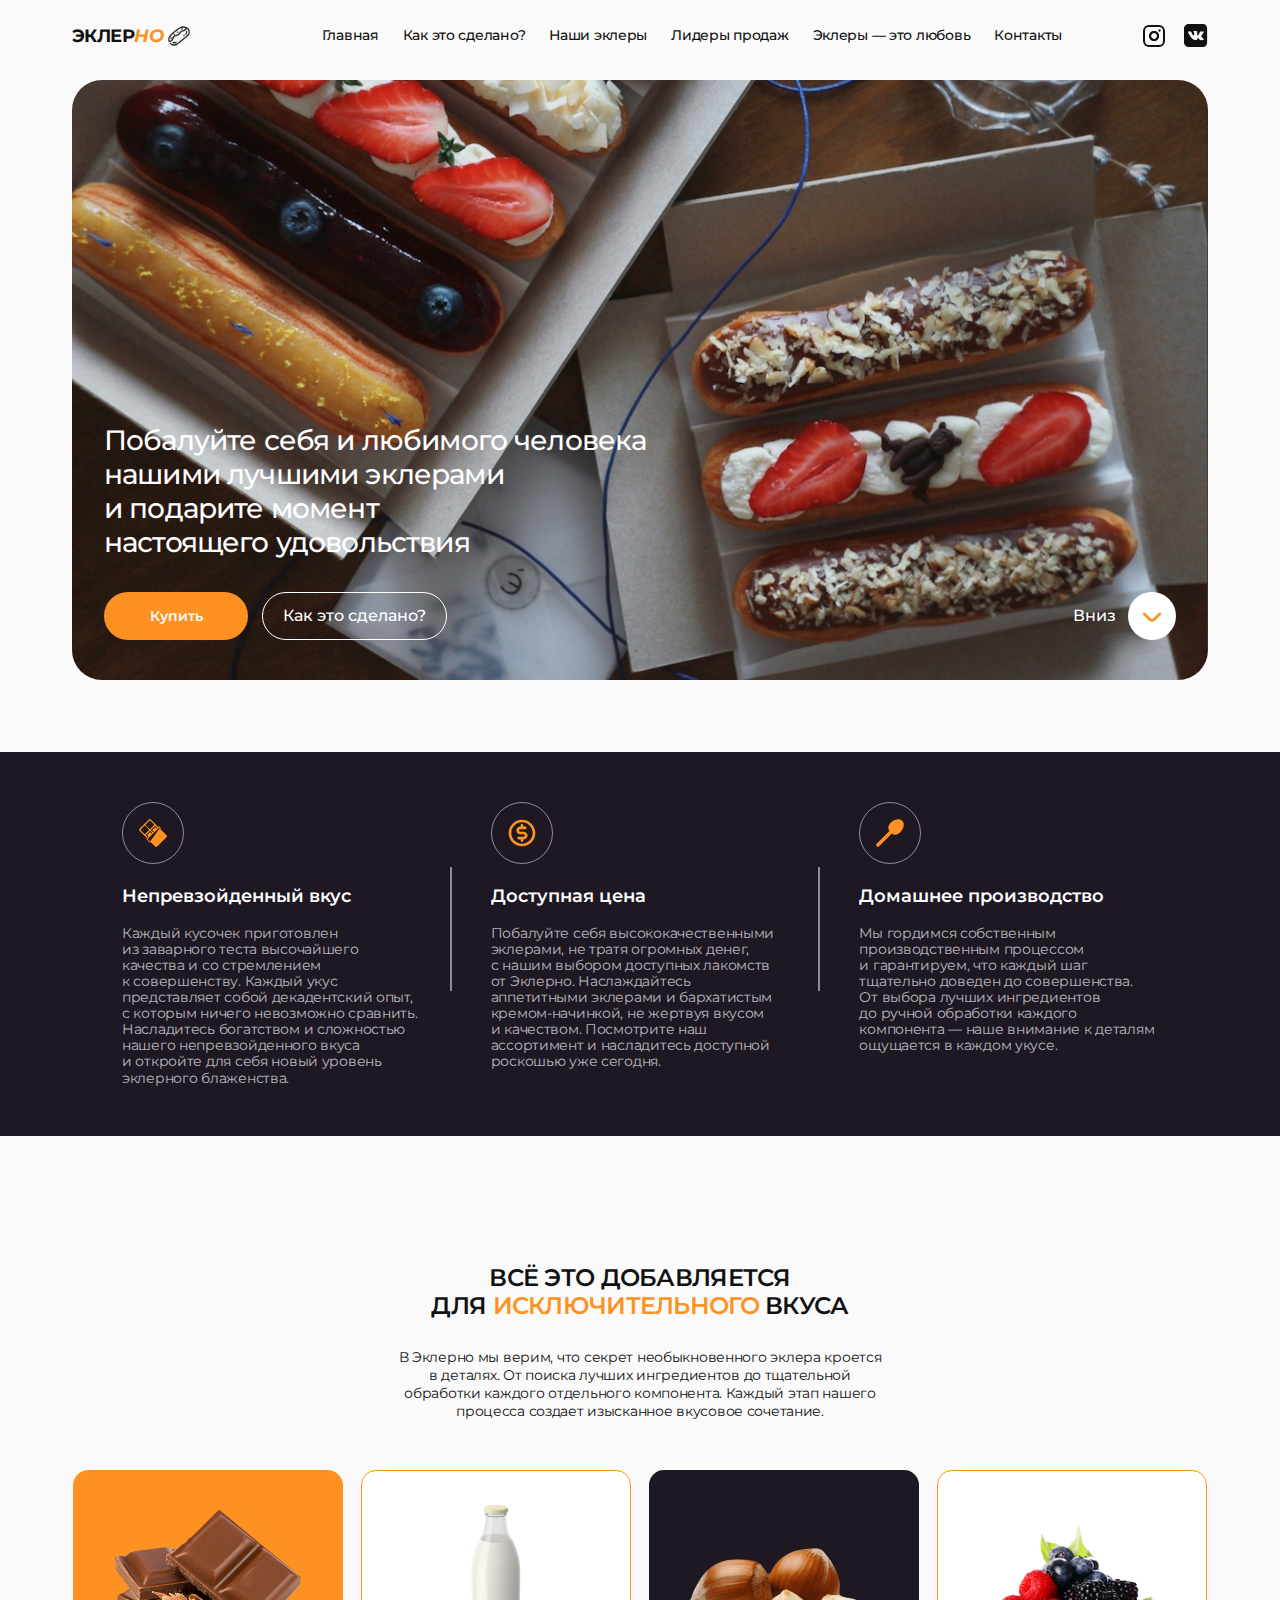
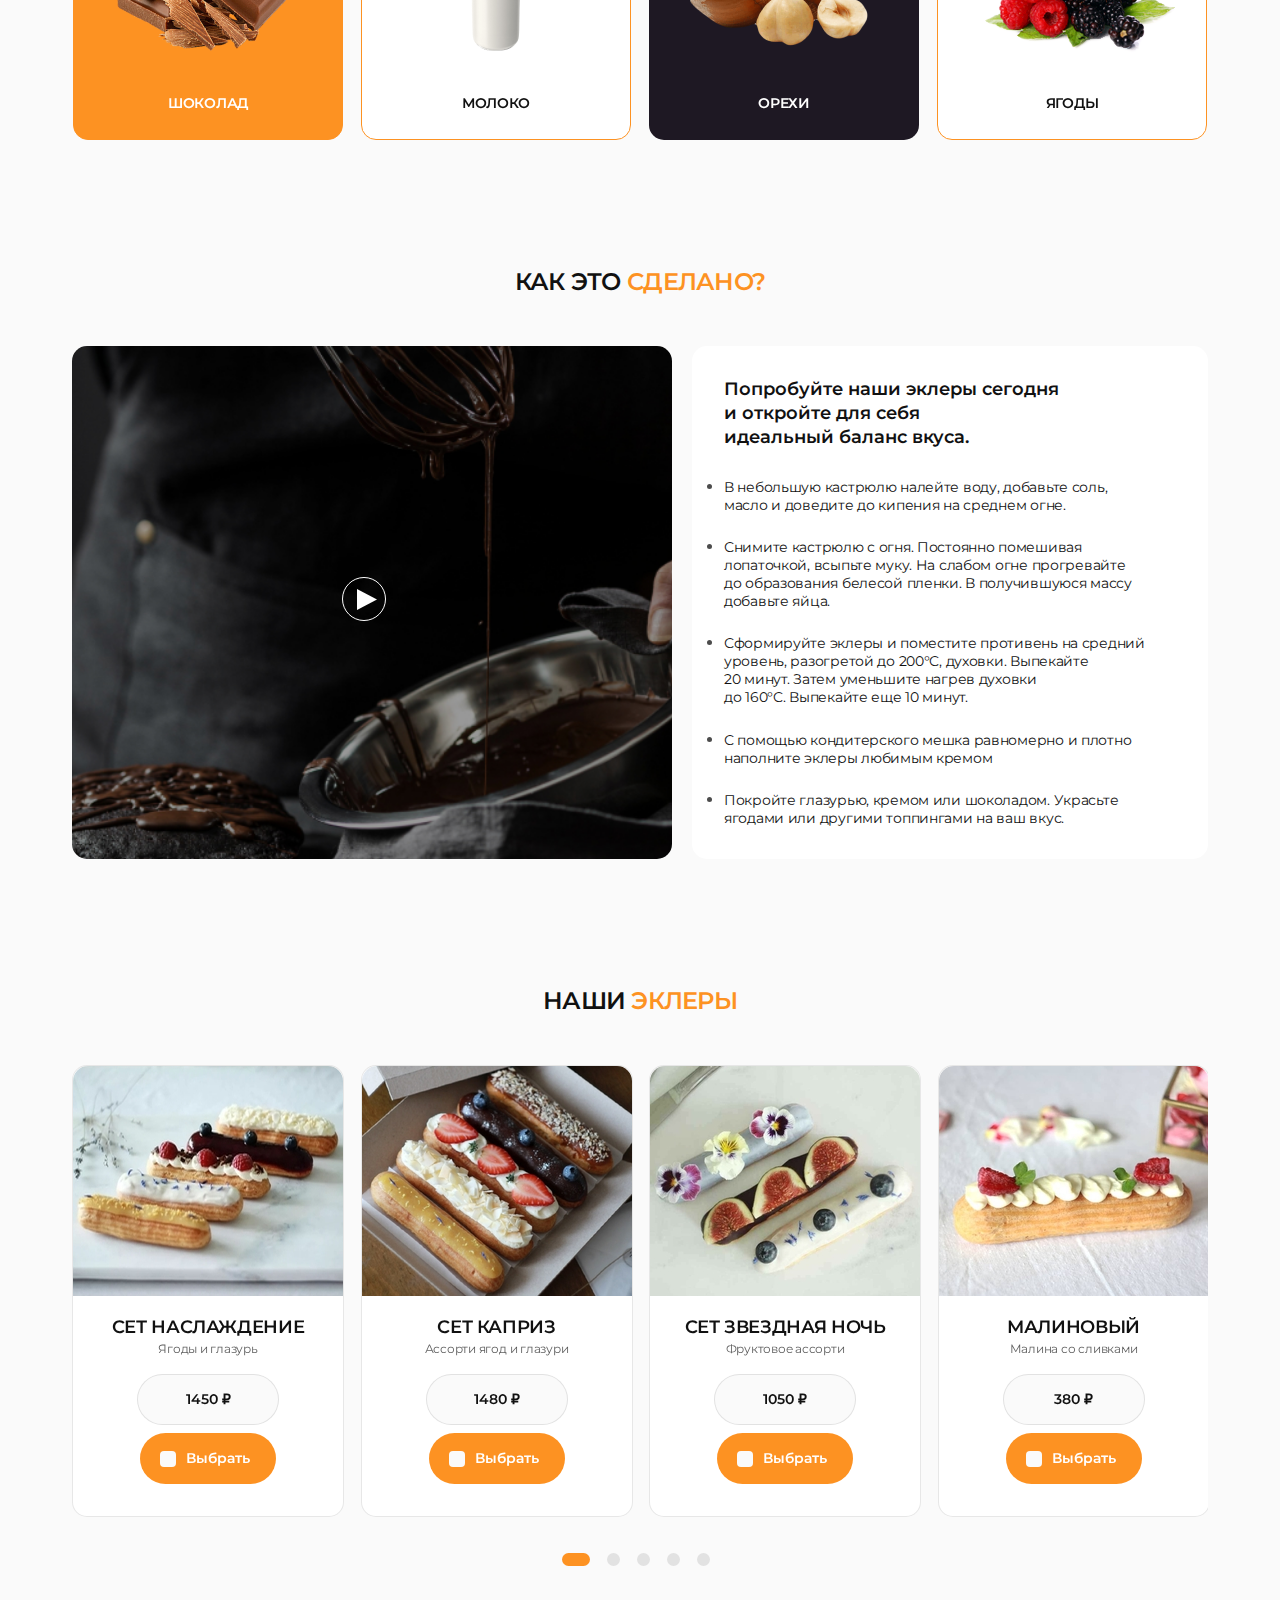
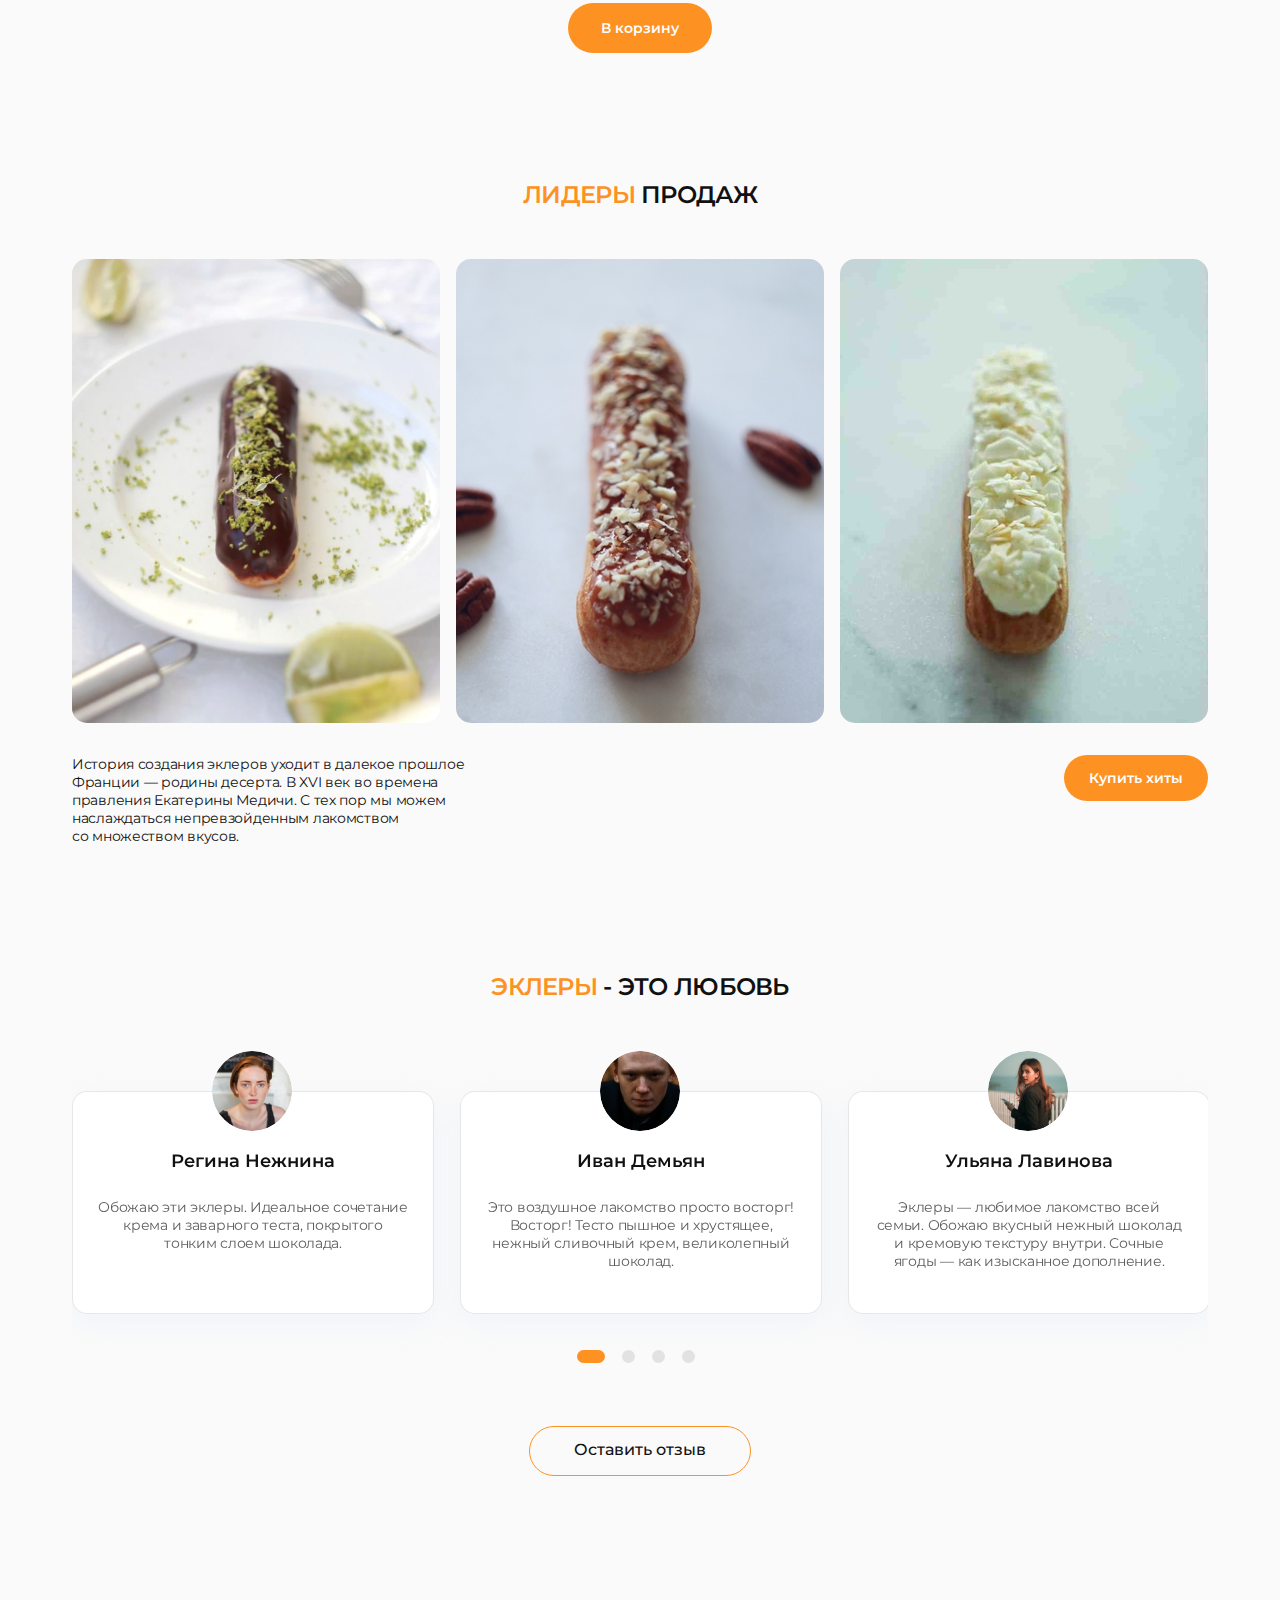
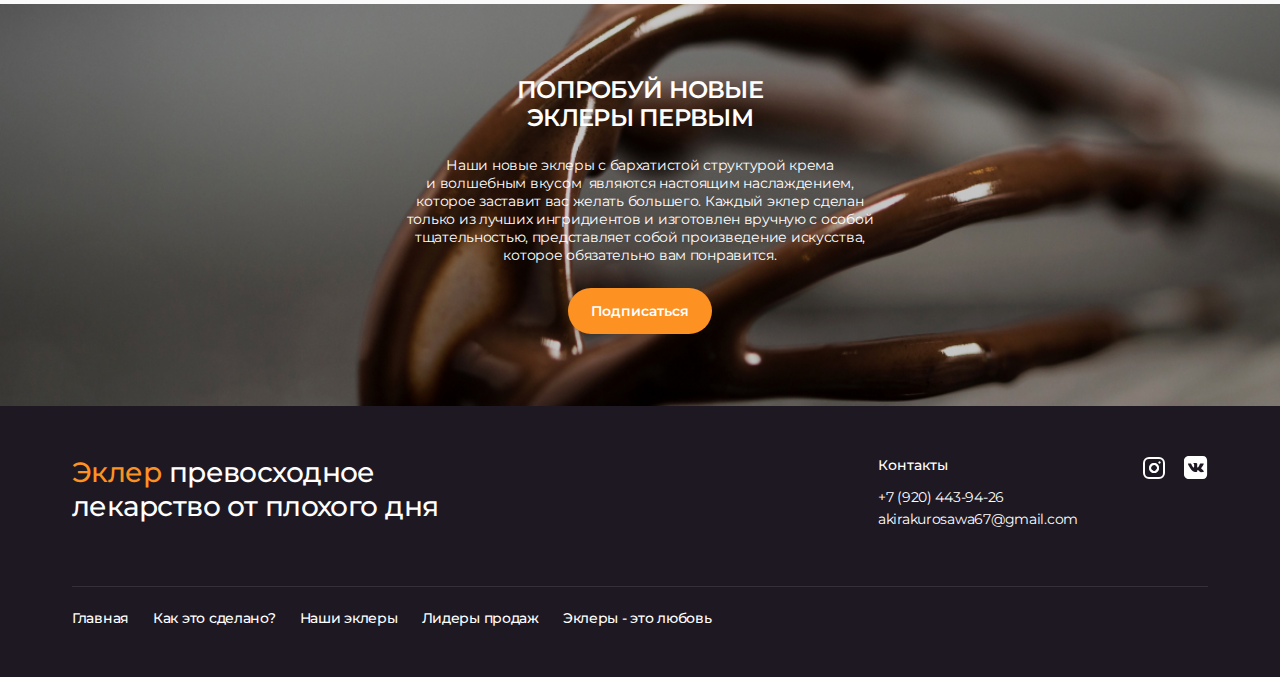
<file: index.html>
<!DOCTYPE html>
<html lang="ru">
  <head>
    <meta charset="UTF-8" />
    <meta name="viewport" content="width=device-width, initial-scale=1.0" />
    <title>Эклерно</title>

    <link rel="icon" href="./img/logo-icon.png" type="image/png" />

    <link rel="stylesheet" href="./css/normalize.css" />
    <link
      rel="stylesheet"
      href="https://cdn.jsdelivr.net/npm/swiper@11/swiper-bundle.min.css"
    />
    <link rel="stylesheet" href="./css/index.css" />

    <script src="./scripts/main.js" type="module"></script>
    <script src="https://cdn.jsdelivr.net/npm/swiper@11/swiper-bundle.min.js"></script>
    <script src="./scripts/sliderInit.js" defer></script>
  </head>
  <body>
    <header class="header" id="main">
      <div class="container header__container">
        <div class="header__logo">
          <h1 class="logo__text">
            ЭКЛЕР<span class="decaration-orange">НО</span>
          </h1>
          <img
            class="logo__img"
            src="./img/logo-icon.png"
            alt="иконка шоколадки"
            width="24"
            height="24"
          />
        </div>

        <nav class="header__nav">
          <button
            type="button"
            class="header__close-button close__button close__button--white"
          >
            <svg
              width="20"
              height="20"
              viewBox="0 0 24 24"
              fill="currentColor"
              xmlns="http://www.w3.org/2000/svg"
            >
              <path
                d="M20.6377 1.54594L1.54585 20.6378M1.54585 1.54594L20.6377 20.6378"
                stroke="currentColor"
                stroke-width="2"
                stroke-linecap="round"
                stroke-linejoin="round"
              />
            </svg>
          </button>

          <ul class="nav__list">
            <li class="nav__list-item">
              <a href="index.html#main" class="header__link" data-link="main"
                >Главная</a
              >
            </li>
            <li class="nav__list-item">
              <a href="index.html#how" class="header__link" data-link="how"
                >Как это сделано?</a
              >
            </li>
            <li class="nav__list-item">
              <a
                href="index.html#products"
                class="header__link"
                data-link="products"
                >Наши эклеры</a
              >
            </li>
            <li class="nav__list-item">
              <a
                href="index.html#bestsellers"
                class="header__link"
                data-link="bestsellers"
                >Лидеры продаж</a
              >
            </li>
            <li class="nav__list-item">
              <a
                href="index.html#eclairs"
                class="header__link"
                data-link="eclairs"
                >Эклеры&nbsp;&mdash; это любовь</a
              >
            </li>
            <li class="nav__list-item">
              <a
                href="index.html#footer"
                class="header__link"
                data-link="eclairs"
                >Контакты</a
              >
            </li>
          </ul>

          <div class="header__social-links">
            <a
              class="header__social-link header__social-link-instagram"
              href="https://www.instagram.com/eclerno_dessert/"
              target="_blank"
            >
              <svg
                width="24"
                height="24"
                viewBox="0 0 24 24"
                fill="none"
                xmlns="http://www.w3.org/2000/svg"
              >
                <path
                  d="M17 2H7C4.23858 2 2 4.23858 2 7V17C2 19.7614 4.23858 22 7 22H17C19.7614 22 22 19.7614 22 17V7C22 4.23858 19.7614 2 17 2Z"
                  stroke="currentColor"
                  stroke-width="2"
                  stroke-linecap="round"
                  stroke-linejoin="round"
                />
                <path
                  d="M16 11.3701C16.1234 12.2023 15.9812 13.0523 15.5937 13.7991C15.2062 14.5459 14.5931 15.1515 13.8416 15.5297C13.0901 15.908 12.2384 16.0397 11.4077 15.906C10.5771 15.7723 9.80971 15.3801 9.21479 14.7852C8.61987 14.1903 8.22768 13.4229 8.09402 12.5923C7.96035 11.7616 8.09202 10.91 8.47028 10.1584C8.84854 9.40691 9.45414 8.7938 10.2009 8.4063C10.9477 8.0188 11.7977 7.87665 12.63 8.00006C13.4789 8.12594 14.2648 8.52152 14.8716 9.12836C15.4785 9.73521 15.8741 10.5211 16 11.3701Z"
                  stroke="currentColor"
                  stroke-width="2"
                  stroke-linecap="round"
                  stroke-linejoin="round"
                />
                <path
                  d="M16 11.3701C16.1234 12.2023 15.9812 13.0523 15.5937 13.7991C15.2062 14.5459 14.5931 15.1515 13.8416 15.5297C13.0901 15.908 12.2384 16.0397 11.4077 15.906C10.5771 15.7723 9.80971 15.3801 9.21479 14.7852C8.61987 14.1903 8.22768 13.4229 8.09402 12.5923C7.96035 11.7616 8.09202 10.91 8.47028 10.1584C8.84854 9.40691 9.45414 8.7938 10.2009 8.4063C10.9477 8.0188 11.7977 7.87665 12.63 8.00006C13.4789 8.12594 14.2648 8.52152 14.8716 9.12836C15.4785 9.73521 15.8741 10.5211 16 11.3701Z"
                  stroke="currentColor"
                  stroke-width="2"
                  stroke-linecap="round"
                  stroke-linejoin="round"
                />
                <path
                  d="M17.5 6.5H17.51"
                  stroke="currentColor"
                  stroke-width="2"
                  stroke-linecap="round"
                  stroke-linejoin="round"
                />
                <path
                  d="M17.5 6.5H17.51"
                  stroke="currentColor"
                  stroke-width="2"
                  stroke-linecap="round"
                  stroke-linejoin="round"
                />
              </svg>
            </a>
            <a
              class="header__social-link header__social-link-vkontakte"
              href="https://www.vk.com/eclerno_dessert/"
              target="_blank"
            >
              <svg
                xmlns="http://www.w3.org/2000/svg"
                fill="currentColor"
                viewBox="0 0 27 27"
                width="24"
                height="24"
              >
                <path
                  fill-rule="evenodd"
                  d="M 21.269531 0 L 5.464844 0 C 2.660156 0 0 2.199219 0 5 L 0 20.8125 C 0 23.613281 2.660156 26 5.464844 26 L 21.273438 26 C 24.074219 26 26 23.613281 26 20.8125 L 26 5 C 26 2.199219 24.074219 0 21.269531 0 Z M 20.3125 15.007813 C 21.734375 16.328125 22.03125 16.972656 22.078125 17.050781 C 22.667969 18.03125 21.425781 18.105469 21.425781 18.105469 L 19.050781 18.140625 C 19.050781 18.140625 18.539063 18.242188 17.867188 17.777344 C 16.976563 17.171875 16.140625 15.585938 15.484375 15.789063 C 14.824219 16 14.84375 17.429688 14.84375 17.429688 C 14.84375 17.429688 14.847656 17.679688 14.699219 17.84375 C 14.535156 18.015625 14.214844 18 14.214844 18 L 13.148438 18 C 13.148438 18 10.800781 18.195313 8.734375 16.042969 C 6.480469 13.695313 4.492188 9.066406 4.492188 9.066406 C 4.492188 9.066406 4.378906 8.773438 4.5 8.625 C 4.640625 8.460938 5.023438 8.453125 5.023438 8.453125 L 7.566406 8.441406 C 7.566406 8.441406 7.804688 8.484375 7.976563 8.609375 C 8.117188 8.710938 8.199219 8.90625 8.199219 8.90625 C 8.199219 8.90625 8.609375 9.949219 9.152344 10.886719 C 10.214844 12.722656 10.710938 13.125 11.070313 12.929688 C 11.597656 12.640625 11.4375 10.335938 11.4375 10.335938 C 11.4375 10.335938 11.449219 9.496094 11.171875 9.121094 C 10.960938 8.835938 10.5625 8.75 10.382813 8.726563 C 10.238281 8.707031 10.476563 8.375 10.78125 8.226563 C 11.238281 8.003906 12.046875 7.988281 13 8 C 13.742188 8.007813 13.957031 8.054688 14.246094 8.125 C 15.125 8.335938 14.828125 9.152344 14.828125 11.113281 C 14.828125 11.742188 14.714844 12.625 15.167969 12.917969 C 15.363281 13.042969 15.839844 12.9375 17.027344 10.914063 C 17.59375 9.953125 18.015625 8.828125 18.015625 8.828125 C 18.015625 8.828125 18.109375 8.625 18.253906 8.539063 C 18.402344 8.453125 18.601563 8.480469 18.601563 8.480469 L 21.277344 8.460938 C 21.277344 8.460938 22.078125 8.367188 22.210938 8.730469 C 22.347656 9.109375 21.910156 10 20.816406 11.457031 C 19.019531 13.847656 18.820313 13.625 20.3125 15.007813 Z"
                />
              </svg>
            </a>
          </div>
        </nav>

        <button class="burger header__burger button">
          <span class="burger__line"></span>
        </button>
      </div>
    </header>

    <section class="hero">
      <div class="container hero__container">
        <h2 class="hero__text">
          Побалуйте себя и&nbsp;любимого человека нашими лучшими эклерами
          и&nbsp;подарите&nbsp;момент настоящего&nbsp;удовольствия
        </h2>
        <div class="hero__links">
          <div class="hero__links_container">
            <a
              href="index.html#products"
              class="hero__link hero__link-buy link--orange"
            >
              Купить
            </a>
            <a href="index.html#how" class="hero__link hero__link-how">
              Как это сделано?
            </a>
          </div>
          <div class="hero__link-scroll_container">
            <p class="hero__link-scroll-text">Вниз</p>
            <a href="index.html#compound" class="hero__link hero__link-scroll">
              <svg
                id="btn__down"
                width="14"
                height="8"
                viewBox="0 0 14 8"
                fill="currentColor"
                xmlns="http://www.w3.org/2000/svg"
              >
                <path
                  d="M7.65076 5.28338C7.56554 5.3693 7.46415 5.43749 7.35245 5.48403C7.24075 5.53057 7.12093 5.55453 6.99992 5.55453C6.87891 5.55453 6.7591 5.53057 6.64739 5.48403C6.53569 5.43749 6.4343 5.3693 6.34909 5.28338L2.15075 1.07588C2.06553 0.989962 1.96415 0.921767 1.85244 0.875229C1.74074 0.828691 1.62092 0.804731 1.49991 0.804731C1.3789 0.804731 1.25909 0.828691 1.14738 0.875229C1.03568 0.921767 0.934296 0.989962 0.84908 1.07588C0.678349 1.24763 0.58252 1.47996 0.58252 1.72213C0.58252 1.9643 0.678349 2.19663 0.84908 2.36838L5.05659 6.57588C5.57221 7.09087 6.27117 7.38013 6.99992 7.38013C7.72867 7.38013 8.42763 7.09087 8.94326 6.57588L13.1508 2.36838C13.3201 2.19764 13.4156 1.96719 13.4166 1.72671C13.4173 1.60607 13.3942 1.48648 13.3486 1.3748C13.3029 1.26311 13.2357 1.16153 13.1508 1.07588C13.0655 0.989962 12.9642 0.921767 12.8525 0.875229C12.7408 0.828691 12.6209 0.804731 12.4999 0.804731C12.3789 0.804731 12.2591 0.828691 12.1474 0.875229C12.0357 0.921767 11.9343 0.989962 11.8491 1.07588L7.65076 5.28338Z"
                  fill="currentColor"
                />
              </svg>
            </a>
          </div>
        </div>
      </div>
    </section>

    <section class="quality">
      <div class="container">
        <ul class="quality__list">
          <li class="quality__item">
            <div class="quality__item_logo">
              <div class="quality__item_logo-border">
                <img
                  class="quality__item_logo-img"
                  src="./img/icon_chocolate-quallity.svg"
                  alt="иконка шоколадки"
                  width="32"
                  height="32"
                />
              </div>
            </div>
            <h2 class="quality__item-title">Непревзойденный вкус</h2>
            <p class="quality__item-text">
              Каждый кусочек приготовлен из&nbsp;заварного теста высочайшего
              качества и&nbsp;со&nbsp;стремлением к&nbsp;совершенству. Каждый
              укус представляет собой декадентский опыт, с&nbsp;которым ничего
              невозможно сравнить. Насладитесь богатством и&nbsp;сложностью
              нашего непревзойденного вкуса и&nbsp;откройте для себя новый
              уровень эклерного блаженства.
            </p>
          </li>

          <li class="quality__item">
            <div class="quality__item_logo">
              <div class="quality__item_logo-border">
                <img
                  class="quality__item_logo-img"
                  src="./img/icon-coin.svg"
                  alt="иконка монетки"
                  width="32"
                  height="32"
                />
              </div>
            </div>
            <h2 class="quality__item-title">Доступная цена</h2>
            <p class="quality__item-text">
              Побалуйте себя высококачественными эклерами, не&nbsp;тратя
              огромных денег, с&nbsp;нашим выбором доступных лакомств
              от&nbsp;Эклерно. Наслаждайтесь аппетитными эклерами
              и&nbsp;бархатистым кремом-начинкой, не&nbsp;жертвуя вкусом
              и&nbsp;качеством. Посмотрите наш ассортимент и&nbsp;насладитесь
              доступной роскошью уже сегодня.
            </p>
          </li>

          <li class="quality__item">
            <div class="quality__item_logo">
              <div class="quality__item_logo-border">
                <img
                  class="quality__item_logo-img"
                  src="./img/icon-spoon.svg"
                  alt="иконка ложки"
                  width="32"
                  height="32"
                />
              </div>
            </div>
            <h2 class="quality__item-title">Домашнее производство</h2>
            <p class="quality__item-text">
              Мы&nbsp;гордимся собственным производственным процессом
              и&nbsp;гарантируем, что каждый шаг тщательно доведен
              до&nbsp;совершенства. От&nbsp;выбора лучших ингредиентов
              до&nbsp;ручной обработки каждого компонента&nbsp;&mdash; наше
              внимание к&nbsp;деталям ощущается в&nbsp;каждом укусе.
            </p>
          </li>
        </ul>
      </div>
    </section>

    <section class="compound" id="compound">
      <div class="container compound__container">
        <h2 class="compound__title">
          ВСЁ ЭТО ДОБАВЛЯЕТСЯ<br />ДЛЯ<span class="decaration-orange">
            ИСКЛЮЧИТЕЛЬНОГО</span
          >
          ВКУСА
        </h2>
        <p class="compound__text">
          В&nbsp;Эклерно мы&nbsp;верим, что секрет необыкновенного эклера
          кроется в&nbsp;деталях. От&nbsp;поиска лучших ингредиентов
          до&nbsp;тщательной обработки каждого отдельного компонента. Каждый
          этап нашего процесса создает изысканное вкусовое сочетание.
        </p>

        <ul class="compound__list">
          <li class="compound__item">
            <div class="compound__item-container">
              <div class="card__front">
                <img
                  class="compound__item-img"
                  src="./img/chocolate-img.png"
                  alt="изображение шоколадной плитки"
                  width="206"
                  height="160"
                />
                <p class="compound__item-text">шоколад</p>
              </div>
              <div class="card__back">
                <h3 class="compound__item-title">шоколад</h3>
                <p class="compound__item-card-text">
                  Это популярный ингредиент для десертов и&nbsp;выпечки. Его
                  применяют для приготовления глазури, вводят в&nbsp;состав
                  кремов и&nbsp;начинок. Кондитерское изделие на&nbsp;основе
                  масла какао, являющегося продуктом переработки
                  какао-бобов&nbsp;&mdash; семян шоколадного дерева, богатых
                  теобромином и&nbsp;кофеином.
                </p>
              </div>
            </div>
          </li>

          <li class="compound__item">
            <div class="compound__item-container">
              <div class="card__front">
                <img
                  class="compound__item-img"
                  src="./img/milk-img.png"
                  alt="изображение бутылки молока"
                  width="206"
                  height="160"
                />
                <p class="compound__item-text">молоко</p>
              </div>
              <div class="card__back">
                <h3 class="compound__item-title">молоко</h3>
                <p class="compound__item-card-text">
                  Ценный продукт питания, содержащий более 100 питательных
                  веществ, необходимых для нормального функционирования
                  организма, положительно влияет на&nbsp;здоровье костей.
                  Отличный источник витаминов B12 и&nbsp;D, кальция
                  и&nbsp;калия. В&nbsp;нем также содержится витамин&nbsp;А,
                  магний, цинк и&nbsp;тиамин.
                </p>
              </div>
            </div>
          </li>

          <li class="compound__item">
            <div class="compound__item-container">
              <div class="card__front">
                <img
                  class="compound__item-img"
                  src="./img/nuts-img.png"
                  alt="изображение цельных лесных орехов"
                  width="206"
                  height="160"
                />
                <p class="compound__item-text">орехи</p>
              </div>
              <div class="card__back">
                <h3 class="compound__item-title">орехи</h3>
                <p class="compound__item-card-text">
                  Фундук, миндаль и&nbsp;другие виды орехов содержат много
                  полезных питательных веществ. Употребление 9&nbsp;орехов
                  в&nbsp;день, может снизить риск сердечных заболеваний. Орехи
                  являются отличным источником клетчатки, полезных жиров
                  и&nbsp;растительного белка. Плюс они великолепны сами
                  по&nbsp;себе.
                </p>
              </div>
            </div>
          </li>

          <li class="compound__item">
            <div class="compound__item-container">
              <div class="card__front">
                <img
                  class="compound__item-img"
                  src="./img/berries-img.png"
                  alt="изображение зёрен какао"
                  width="206"
                  height="160"
                />
                <p class="compound__item-text">Ягоды</p>
              </div>
              <div class="card__back">
                <h3 class="compound__item-title">Ягоды</h3>
                <p class="compound__item-card-text">
                  Клубника, малина, черника содержат антиоксиданты, которые
                  защищают клетки организма от&nbsp;старения. Являются ценным
                  источником витаминов, углеводов, органических кислот
                  и&nbsp;минеральных веществ. Также важны для красоты кожи,
                  волос и&nbsp;ногтей.
                </p>
              </div>
            </div>
          </li>
        </ul>
      </div>
    </section>

    <section class="made" id="how">
      <div class="container made__container">
        <h2 class="made__title">
          КАК ЭТО <span class="decaration-orange">СДЕЛАНО?</span>
        </h2>
        <div class="made__block">
          <a
            class="made__block-link"
            href="https://youtube.com/shorts/ccTPBie84x8"
            target="_blank"
          >
            <svg
              id="play__btn"
              width="44"
              height="44"
              viewBox="0 0 44 44"
              fill="none"
              xmlns="http://www.w3.org/2000/svg"
            >
              <path d="M15 33V12L35 22.5L15 33Z" fill="currentColor" />
              <circle cx="22" cy="22" r="21.5" stroke="currentColor" />
            </svg>
          </a>

          <div class="made__block-right">
            <h3 class="made__block-right_title">
              Попробуйте наши эклеры сегодня и&nbsp;откройте для себя
              идеальный&nbsp;баланс вкуса.
            </h3>
            <ul class="made__block-right_list">
              <li class="made__block-right_item">
                <p>
                  В&nbsp;небольшую кастрюлю налейте воду, добавьте соль, масло
                  и&nbsp;доведите до&nbsp;кипения на&nbsp;среднем огне.
                </p>
              </li>
              <li class="made__block-right_item">
                <p>
                  Снимите кастрюлю с&nbsp;огня. Постоянно помешивая лопаточкой,
                  всыпьте муку. На слабом огне прогревайте до&nbsp;образования
                  белесой пленки. В&nbsp;получившуюся массу добавьте яйца.
                </p>
              </li>
              <li class="made__block-right_item">
                <p>
                  Сформируйте эклеры и&nbsp;поместите противень на&nbsp;средний
                  уровень, разогретой до&nbsp;200&deg;C, духовки. Выпекайте
                  20&nbsp;минут. Затем уменьшите нагрев духовки
                  до&nbsp;160&deg;C.&nbsp;Выпекайте еще 10&nbsp;минут.
                </p>
              </li>
              <li class="made__block-right_item">
                <p>
                  С&nbsp;помощью кондитерского мешка равномерно и&nbsp;плотно
                  наполните эклеры любимым кремом
                </p>
              </li>
              <li class="made__block-right_item">
                <p>
                  Покройте глазурью, кремом или шоколадом. Украсьте ягодами или
                  другими топпингами на&nbsp;ваш вкус.
                </p>
              </li>
            </ul>
          </div>
        </div>
      </div>
    </section>

    <article class="products" id="products">
      <div class="container products__container">
        <h2 class="products__title">
          НАШИ <span class="decaration-orange">ЭКЛЕРЫ</span>
        </h2>
        <!-- элементы слайдера https://swiperjs.com/element -->
        <div class="swiper products__slider">
          <div class="swiper-wrapper">
            <!-- отрисовка карточек слайдера products.js -->
          </div>
        </div>
        <button class="button__buy button--orange">В корзину</button>
      </div>
    </article>

    <section class="bestsellers" id="bestsellers">
      <div class="container">
        <h2 class="bestsellers__title">
          <span class="decaration-orange">ЛИДЕРЫ</span> ПРОДАЖ
        </h2>
        <div class="bestsellers__list__container">
          <!-- отрисовка изображений эклеров "бестселлеров" bestsellers.js -->
          <div class="bestsellers__info">
            <p class="bestsellers__text">
              История создания эклеров уходит в&nbsp;далекое прошлое
              Франции&nbsp;&mdash; родины десерта. В&nbsp;XVI век
              во&nbsp;времена правления Екатерины Медичи. С&nbsp;тех пор
              мы&nbsp;можем наслаждаться непревзойденным лакомством
              со&nbsp;множеством вкусов.
            </p>
            <button class="bestsellers__button button--orange button">
              Купить хиты
            </button>
          </div>
        </div>
      </div>
    </section>

    <section class="review" id="eclairs">
      <div class="review__container container">
        <h2 class="review__title">
          <span class="decaration-orange">эклеры</span> - это любовь
        </h2>

        <!-- элементы слайдера https://swiperjs.com/element -->
        <div class="review__slider swiper">
          <div class="swiper-wrapper review__swiper-wrapper"></div>
          <!-- отрисовка карточек слайдера review.js -->
        </div>
        <a
          class="review__link"
          href="https://www.vk.com/eclerno_dessert/"
          target="_blank"
          >Оставить отзыв</a
        >
      </div>
    </section>

    <section class="subscribe">
      <div class="container subscribe__container">
        <h3 class="subscribe__title">попробуй новые<br />эклеры первым</h3>
        <p class="subscribe__text">
          Наши новые эклеры&nbsp;с&nbsp;бархатистой структурой крема
          и&nbsp;волшебным вкусом&nbsp; являются настоящим наслаждением, которое
          заставит вас желать большего. Каждый эклер сделан только
          из&nbsp;лучших ингридиентов и изготовлен вручную с&nbsp;особой
          тщательностью, представляет собой произведение искусства, которое
          обязательно вам понравится.
        </p>
        <button class="subscribe__button button--orange button">
          Подписаться
        </button>
      </div>
    </section>

    <footer class="footer" id="footer">
      <div class="container footer__container">
        <div class="footer__top-line">
          <h3 class="footer__top-line-title">
            <span class="decaration-orange">Эклер</span>
            превосходное<br />лекарство от&nbsp;плохого&nbsp;дня
          </h3>
          <div class="footer__contacts">
            <p class="footer__contacts-text">Контакты</p>
            <a
              class="footer__contacts-tel footer__contacts-link"
              href="tel:+79204439426"
              >+7 (920) 443-94-26</a
            >
            <a
              class="footer__contacts-email footer__contacts-link"
              href="mailto:amarant2202@gmail.com"
              >akirakurosawa67@gmail.com</a
            >
          </div>
          <div class="footer__socials-link">
            <a
              class="footer__social-link footer__social-link--instagram"
              href="https://www.instagram.com/eclerno_dessert/"
              target="_blank"
            >
              <svg
                width="24"
                height="24"
                viewBox="0 0 24 24"
                fill="none"
                xmlns="http://www.w3.org/2000/svg"
              >
                <path
                  d="M17 2H7C4.23858 2 2 4.23858 2 7V17C2 19.7614 4.23858 22 7 22H17C19.7614 22 22 19.7614 22 17V7C22 4.23858 19.7614 2 17 2Z"
                  stroke="currentColor"
                  stroke-width="2"
                  stroke-linecap="round"
                  stroke-linejoin="round"
                />
                <path
                  d="M16 11.3701C16.1234 12.2023 15.9812 13.0523 15.5937 13.7991C15.2062 14.5459 14.5931 15.1515 13.8416 15.5297C13.0901 15.908 12.2384 16.0397 11.4077 15.906C10.5771 15.7723 9.80971 15.3801 9.21479 14.7852C8.61987 14.1903 8.22768 13.4229 8.09402 12.5923C7.96035 11.7616 8.09202 10.91 8.47028 10.1584C8.84854 9.40691 9.45414 8.7938 10.2009 8.4063C10.9477 8.0188 11.7977 7.87665 12.63 8.00006C13.4789 8.12594 14.2648 8.52152 14.8716 9.12836C15.4785 9.73521 15.8741 10.5211 16 11.3701Z"
                  stroke="currentColor"
                  stroke-width="2"
                  stroke-linecap="round"
                  stroke-linejoin="round"
                />
                <path
                  d="M16 11.3701C16.1234 12.2023 15.9812 13.0523 15.5937 13.7991C15.2062 14.5459 14.5931 15.1515 13.8416 15.5297C13.0901 15.908 12.2384 16.0397 11.4077 15.906C10.5771 15.7723 9.80971 15.3801 9.21479 14.7852C8.61987 14.1903 8.22768 13.4229 8.09402 12.5923C7.96035 11.7616 8.09202 10.91 8.47028 10.1584C8.84854 9.40691 9.45414 8.7938 10.2009 8.4063C10.9477 8.0188 11.7977 7.87665 12.63 8.00006C13.4789 8.12594 14.2648 8.52152 14.8716 9.12836C15.4785 9.73521 15.8741 10.5211 16 11.3701Z"
                  stroke="currentColor"
                  stroke-width="2"
                  stroke-linecap="round"
                  stroke-linejoin="round"
                />
                <path
                  d="M17.5 6.5H17.51"
                  stroke="currentColor"
                  stroke-width="2"
                  stroke-linecap="round"
                  stroke-linejoin="round"
                />
                <path
                  d="M17.5 6.5H17.51"
                  stroke="currentColor"
                  stroke-width="2"
                  stroke-linecap="round"
                  stroke-linejoin="round"
                />
              </svg>
            </a>
            <a
              class="footer__social-link footer__social-link--twitter"
              href="https://www.vk.com/eclerno_dessert/"
              target="_blank"
            >
              <svg
                xmlns="http://www.w3.org/2000/svg"
                fill="currentColor"
                viewBox="0 0 27 27"
                width="24"
                height="24"
              >
                <path
                  fill-rule="evenodd"
                  d="M 21.269531 0 L 5.464844 0 C 2.660156 0 0 2.199219 0 5 L 0 20.8125 C 0 23.613281 2.660156 26 5.464844 26 L 21.273438 26 C 24.074219 26 26 23.613281 26 20.8125 L 26 5 C 26 2.199219 24.074219 0 21.269531 0 Z M 20.3125 15.007813 C 21.734375 16.328125 22.03125 16.972656 22.078125 17.050781 C 22.667969 18.03125 21.425781 18.105469 21.425781 18.105469 L 19.050781 18.140625 C 19.050781 18.140625 18.539063 18.242188 17.867188 17.777344 C 16.976563 17.171875 16.140625 15.585938 15.484375 15.789063 C 14.824219 16 14.84375 17.429688 14.84375 17.429688 C 14.84375 17.429688 14.847656 17.679688 14.699219 17.84375 C 14.535156 18.015625 14.214844 18 14.214844 18 L 13.148438 18 C 13.148438 18 10.800781 18.195313 8.734375 16.042969 C 6.480469 13.695313 4.492188 9.066406 4.492188 9.066406 C 4.492188 9.066406 4.378906 8.773438 4.5 8.625 C 4.640625 8.460938 5.023438 8.453125 5.023438 8.453125 L 7.566406 8.441406 C 7.566406 8.441406 7.804688 8.484375 7.976563 8.609375 C 8.117188 8.710938 8.199219 8.90625 8.199219 8.90625 C 8.199219 8.90625 8.609375 9.949219 9.152344 10.886719 C 10.214844 12.722656 10.710938 13.125 11.070313 12.929688 C 11.597656 12.640625 11.4375 10.335938 11.4375 10.335938 C 11.4375 10.335938 11.449219 9.496094 11.171875 9.121094 C 10.960938 8.835938 10.5625 8.75 10.382813 8.726563 C 10.238281 8.707031 10.476563 8.375 10.78125 8.226563 C 11.238281 8.003906 12.046875 7.988281 13 8 C 13.742188 8.007813 13.957031 8.054688 14.246094 8.125 C 15.125 8.335938 14.828125 9.152344 14.828125 11.113281 C 14.828125 11.742188 14.714844 12.625 15.167969 12.917969 C 15.363281 13.042969 15.839844 12.9375 17.027344 10.914063 C 17.59375 9.953125 18.015625 8.828125 18.015625 8.828125 C 18.015625 8.828125 18.109375 8.625 18.253906 8.539063 C 18.402344 8.453125 18.601563 8.480469 18.601563 8.480469 L 21.277344 8.460938 C 21.277344 8.460938 22.078125 8.367188 22.210938 8.730469 C 22.347656 9.109375 21.910156 10 20.816406 11.457031 C 19.019531 13.847656 18.820313 13.625 20.3125 15.007813 Z"
                />
              </svg>
            </a>
          </div>
        </div>
        <nav class="footer__nav">
          <ul class="footer__nav-list">
            <li class="footer__nav-item">
              <a
                class="footer__nav-link"
                href="index.html#main"
                data-link="main"
                >Главная</a
              >
            </li>

            <li class="footer__nav-item">
              <a class="footer__nav-link" href="index.html#how" data-link="how"
                >Как это сделано?</a
              >
            </li>

            <li class="footer__nav-item">
              <a
                class="footer__nav-link"
                href="index.html#products"
                data-link="products"
                >Наши эклеры</a
              >
            </li>

            <li class="footer__nav-item">
              <a
                class="footer__nav-link"
                href="index.html#bestsellers"
                data-link="bestsellers"
                >Лидеры продаж</a
              >
            </li>

            <li class="footer__nav-item">
              <a
                class="footer__nav-link"
                href="index.html#eclairs"
                data-link="eclairs"
                >Эклеры - это любовь</a
              >
            </li>
          </ul>
        </nav>
      </div>
    </footer>

    <section class="subscribe__popup">
      <form
        class="subscribe__form"
        method="post"
        action="https://echo.htmlacademy.ru"
      >
        <div class="subscribe-popup__img"></div>
        <div class="container subscribe-popup__container">
          <h4 class="subscribe-popup__title">
            попробуй<br /><span class="decaration-orange">новые эклеры</span>
            первым!
          </h4>
          <div class="subscribe-popup__second-line">
            <input
              name="subscribe-email"
              type="email"
              placeholder="Введите свой email"
              required
              minlength="6"
              maxlength="32"
            />
            <button
              type="submit"
              class="button button--orange subscribe-popup__button"
            >
              Подписаться
            </button>
          </div>
        </div>
        <button
          type="button"
          class="subscribe-popup__close-button close__button close__button--white"
        >
          <svg
            width="20"
            height="20"
            viewBox="0 0 24 24"
            fill="currentColor"
            xmlns="http://www.w3.org/2000/svg"
          >
            <path
              d="M20.6377 1.54594L1.54585 20.6378M1.54585 1.54594L20.6377 20.6378"
              stroke="currentColor"
              stroke-width="2"
              stroke-linecap="round"
              stroke-linejoin="round"
            />
          </svg>
        </button>
      </form>
    </section>

    <section class="cart__popup">
      <form
        class="cart-popup__form"
        method="post"
        action="https://echo.htmlacademy.ru"
      >
        <div class="container cart-popup__container">
          <h4 class="cart-popup__title">
            <span class="decaration-orange">купить</span> сейчас
          </h4>
          <p class="cart-popup__text"></p>
          <ul class="cart-popup__list">
            <!-- рендеринг createCartCards() -->
          </ul>

          <div class="cart__sum">
            <p class="cart__sum-text">Итого:</p>
            <div class="cart__sum-container">
              <span class="cart__sum-value">0</span> ₽
            </div>
          </div>

          <fieldset class="form__fieldset form__fieldset_client">
            <p class="form__fieldset_text">Ваши данные</p>
            <div class="fieldset__inputs-container">
              <input
                class="form__fieldset_input"
                type="text"
                name="first-name"
                placeholder="Имя"
                required
                minlength="2"
              />
              <input
                class="form__fieldset_input"
                type="text"
                name="name"
                placeholder="Фамилия"
                required
                minlength="2"
              />
            </div>

            <p class="form__fieldset_text">Email</p>
            <input
              class="form__fieldset_input fieldset__input--email"
              type="email"
              name="email"
              id="email"
              placeholder="Введите свой email"
              required
              minlength="6"
              maxlength="32"
            />

            <p class="form__fieldset_text">Номер телефона</p>
            <input
              class="form__fieldset_input fieldset__input--number"
              type="text"
              name="phone-number"
              id="phone-number"
              placeholder="номер телефона"
              required
              minlength="11"
              maxlength="32"
            />

            <p class="form__fieldset_text">Комментарий</p>
            <textarea
              class="form__fieldset_textarea"
              name="comment"
              id="comment"
              placeholder="Введите текст"
            ></textarea>

            <button class="button form__client_button-submit button--orange">
              Отправить
            </button>
            <button class="form__client_close-button close__button">
              <svg
                width="20"
                height="20"
                viewBox="0 0 24 24"
                fill="currentColor"
                xmlns="http://www.w3.org/2000/svg"
              >
                <path
                  d="M20.6377 1.54594L1.54585 20.6378M1.54585 1.54594L20.6377 20.6378"
                  stroke="currentColor"
                  stroke-width="2"
                  stroke-linecap="round"
                  stroke-linejoin="round"
                />
              </svg>
            </button>
          </fieldset>
        </div>
      </form>
    </section>
  </body>
</html>
</file>
<file: css/index.css>
@font-face {
  font-display: swap;
  font-family: "Montserrat";
  font-style: normal;
  font-weight: 400;
  src: url("../fonts/montserrat-v26-cyrillic_latin-regular.woff2")
    format("woff2");
}

@font-face {
  font-display: swap;
  font-family: "Montserrat";
  font-style: normal;
  font-weight: 500;
  src: url("../fonts/montserrat-v26-cyrillic_latin-500.woff2") format("woff2");
}

@font-face {
  font-display: swap;
  font-family: "Montserrat";
  font-style: normal;
  font-weight: 600;
  src: url("../fonts/montserrat-v26-cyrillic_latin-600.woff2") format("woff2");
}

@font-face {
  font-display: swap;
  font-family: "Montserrat";
  font-style: normal;
  font-weight: 700;
  src: url("../fonts/montserrat-v26-cyrillic_latin-700.woff2") format("woff2");
}

@font-face {
  font-display: swap;
  font-family: "Montserrat";
  font-style: italic;
  font-weight: 700;
  src: url("../fonts/montserrat-v26-cyrillic_latin-700italic.woff2")
    format("woff2");
}

html {
  position: relative;
  box-sizing: border-box;
  scroll-behavior: smooth;
}

*,
*::before,
*::after {
  box-sizing: inherit;
}

body {
  font-family: "Montserrat", sans-serif;
  font-weight: 500;
  position: relative;
  overflow-x: hidden;
  min-width: 320px;
  min-height: 100vh;
  -webkit-font-smoothing: antialiased;
  -moz-osx-font-smoothing: grayscale;
  text-rendering: optimizeLegibility;
  -webkit-tap-highlight-color: rgba(0, 0, 0, 0);
  -webkit-tap-highlight-color: transparent;
  background-color: #fafafa;
}

img,
svg {
  display: block;
  max-width: 100%;
  height: auto;
}

svg {
  max-height: 100%;
}

button {
  padding: 0;
  cursor: pointer;
  border: none;
  background-color: transparent;
}

a {
  text-decoration: none;
  color: inherit;
}

ul {
  list-style: none;
  padding: 0;
  margin: 0;
}

h1,
h2,
h3,
h4,
p,
figure,
fieldset {
  margin: 0;
}

iframe {
  border: none;
}

/*
Доступно скрываю элементы
*/

.visually-hidden {
  position: fixed;
  transform: scale(0);
}

/*
Пример контейнера

Если контейнер 1180px по макету,
то для max-width прибавляем паддинги 30px*2, 
в итоге 1240px
Чтобы контент не прижимался к краям экрана
*/

.container {
  max-width: 1200px;
  padding: 0 32px;
  margin: 0 auto;
}

.close__button {
  position: absolute;
  display: block;
  width: 28px;
  height: 28px;
  cursor: pointer;
  outline: none;
}

.close__button--white {
  color: #fff;
}

.button--orange,
.link--orange {
  border: 1px solid transparent;
  background-color: #fd9222;
  border-radius: 100px;
  padding: 14px 20px;
  min-width: 144px;
  min-height: 45px;
  font-weight: 600;
  font-size: 14px;
  color: #fff;
  outline: none;
}

.button--orange:hover,
.button--orange:focus,
.link--orange:hover,
.link--orange:focus {
  background-color: #fcf1e0;
  color: #fd9222;
}

.button--orange:active,
.link--orange:active {
  background-color: #d66f00;
  color: #fff;
}

.button:focus {
  outline: none;
}

.decaration-orange {
  color: #fd9222;
}

.header {
  margin-bottom: 32px;
  color: #111111;
}

.header__container {
  display: flex;
  justify-content: space-between;
  align-items: center;
  margin-top: 24px;
}

.header__logo {
  display: flex;
  gap: 4px;
  align-items: center;
}

.logo__text {
  font-weight: 700;
  font-size: 18px;
  line-height: 111%;
  letter-spacing: -0.03em;
}

.header__logo {
  margin-right: 50px;
}

.header__logo span {
  font-style: italic;
}

.logo__img {
  width: 24px;
  height: 24px;
}

.header__nav {
  display: flex;
  align-items: center;
  gap: 80px;
}

.header__close-button {
  display: none;
}

.nav__list {
  display: flex;
  gap: 24px;
}

.nav__list-item {
  font-weight: 500;
  font-size: 14px;
  line-height: 114%;
  letter-spacing: -0.02em;
}

.header__link,
.footer__nav-link {
  position: relative;
}

.header__link:before,
.footer__nav-link:before {
  content: "";
  position: absolute;
  bottom: 0;
  left: 0;
  width: 100%;
  height: 1px;
  background-color: #fd9222;
  transition-duration: 0.4s;
  transition-property: transform;
  transform: scaleX(0);
}

.header__link:hover:before,
.footer__nav-link:hover:before {
  transform: scaleX(1);
}

.header__link:hover,
.header__link:focus {
  color: #fd9222;
}

.header__link:focus {
  outline: none;
}

.header__link:active {
  color: #d66f00;
}

.header__social-links {
  display: flex;
  gap: 18px;
  align-items: center;
}

.header__social-link {
  width: 24px;
  height: 24px;
}

.header__social-link:hover,
.header__social-link:focus,
.footer__social-link:hover,
.footer__social-link:focus,
.footer__contacts-link:hover,
.footer__contacts-link:focus,
.close__button:hover,
.close__button:focus,
#play__btn:hover,
#play__btn:focus {
  color: #fd9222;
  outline: none;
}

.header__social-link:active,
.footer__social-link:active,
.footer__contacts-link:active,
.close__button:active,
#play__btn:active {
  color: #d66f00;
}

.hero {
  max-width: 1136px;
  height: 600px;
  margin: 0 auto;
  margin-bottom: 72px;
  border-radius: 30px;
  background-position: center;
  background-size: cover;
  background-image: url(../img/hero_cover_eclairs.jpg);
  background-color: #1e1823;
  color: #fff;
}

.hero__container {
  display: flex;
  flex-direction: column;
  justify-content: flex-end;
  min-height: 600px;
}

.hero__text {
  width: 570px;
  margin-bottom: 32px;
  font-weight: 500;
  font-size: 28px;
  line-height: 121%;
  letter-spacing: -0.03em;
}

.hero__links {
  display: flex;
  justify-content: space-between;
  align-items: center;
  gap: 14px;
  margin-bottom: 40px;
}

.hero__links_container {
  display: flex;
  gap: 14px;
}

.hero__link-buy,
.bestsellers__button,
.review__link,
.button__buy,
.hero__link {
  display: flex;
  justify-content: center;
  align-items: center;
  outline: none;
  text-align: center;
}

.hero__link-how {
  border: 1px solid #fff;
  border-radius: 100px;
  padding: 14px 20px;
  min-width: 183px;
  min-height: 45px;
  color: #fff;
}

.hero__link-how:hover,
.hero__link-how:focus {
  border: 1px solid #fd9222;
  color: #fd9222;
}

.hero__link-how:active {
  border: 1px solid #d66f00;
  color: #d66f00;
}

.hero__link-scroll_container {
  display: flex;
  align-items: center;
  gap: 12px;
}

.hero__link-scroll-text {
  margin-left: auto;
}

.hero__link-scroll {
  position: relative;
  width: 48px;
  height: 48px;
  border-radius: 50%;
  background-color: #fff;
  color: #fff;
}

#btn__down {
  position: absolute;
  content: "";
  top: 15px;
  right: 14px;
  width: 20px;
  height: 20px;
  color: #fd9222;
}

.hero__link-scroll:hover,
.hero__link-scroll:focus,
.hero__link-scroll:hover #btn__down,
.hero__link-scroll:focus #btn__down {
  color: #fff;
  background-color: #fd9222;
}

.hero__link-scroll:active,
.hero__link-scroll:active #btn__down {
  background-color: #d66f00;
}

.quality {
  margin-bottom: 128px;
  background-color: #1e1823;
  color: #fff;
}

.quality__list {
  display: flex;
  justify-content: space-between;
  gap: 70px;
  padding: 50px;
}

.quality__item {
  position: relative;
  width: 308px;
}

.quality__item::before {
  content: "";
  top: 126px;
  right: -92px;
  position: absolute;
  border: 1px solid rgba(255, 255, 255, 0.5);
  width: 124px;
  height: 0px;
  transform: rotate(-90deg);
}

.quality__item:last-child::before {
  content: none;
}

.quality__item_logo-border {
  display: flex;
  justify-content: center;
  align-items: center;
  width: 62px;
  height: 62px;
  margin-bottom: 22px;
  border: 1px solid rgba(255, 255, 255, 0.5);
  border-radius: 365px;
}

.quality__item_logo-img {
  width: 32px;
  height: 32px;
}

.quality__item-title {
  margin-bottom: 18px;
  font-weight: 600;
  font-size: 18px;
  color: #fff;
}

.quality__item-text {
  font-weight: 400;
  font-size: 14px;
  letter-spacing: -0.02em;
  color: rgba(255, 255, 255, 0.7);
}

.compound {
  margin-bottom: 128px;
}

.compound__container {
  display: flex;
  flex-direction: column;
  align-items: center;
}

.compound__title,
.made__title,
.products__title,
.bestsellers__title,
.review__title {
  margin-bottom: 28px;
  font-weight: 600;
  font-size: 24px;
  line-height: 117%;
  letter-spacing: -0.03em;
  text-transform: uppercase;
  text-align: center;
  color: #111111;
}

.compound__text {
  width: 486px;
  margin-bottom: 50px;
  font-weight: 400;
  font-size: 14px;
  line-height: 129%;
  letter-spacing: -0.02em;
  text-align: center;
  color: #111111;
}

.compound__list {
  display: grid;
  grid-template-columns: repeat(4, 1fr);
  gap: 18px;
  max-width: 1200px;
  flex-wrap: wrap;
}

.compound__item {
  cursor: pointer;
  width: 270px;
  min-height: 270px;
  background-color: #fff;
  order: 5;
  border-radius: 15px;
  background-color: #fafafa;
}

/* разворот карточки */
.compound__item {
  position: relative;
  perspective: 1000px;
}

.compound__item-container {
  transform-style: preserve-3d;
  transition: transform 1s;
  width: 100%;
  height: 100%;
}

.compound__item:hover .compound__item-container {
  transform: rotateY(180deg);
}

.card__front {
  position: absolute;
  inset: 0;
  backface-visibility: hidden;
  overflow: hidden;
  border-radius: 15px;
  border: 1px solid #fd9222;
}

.card__back {
  position: absolute;
  inset: 0;
  backface-visibility: hidden;
  transform: rotateY(180deg);
}
/* конец разворота карточки */

.card__front {
  display: flex;
  flex-direction: column;
  justify-content: center;
  align-items: center;
  background-color: #fff;
  gap: 36px;
}

.card__back {
  display: flex;
  flex-direction: column;
  justify-content: flex-start;
  padding: 20px;
  border: 1px solid #fd9222;
  border-radius: 15px;
  background-color: #fff;
}

.compound__item-button {
  margin-bottom: 14px;
  border-radius: 35px;
  padding: 0px;
  width: 81px;
  min-height: 24px;
  font-weight: 400;
  font-size: 10px;
  line-height: 120%;
  color: #fff;
}

.compound__item-title {
  margin-bottom: 8px;
  font-weight: 600;
  font-size: 18px;
  letter-spacing: -0.03em;
  text-transform: uppercase;
  color: #111111;
}

.compound__item-card-text {
  font-weight: 400;
  font-size: 14px;
  line-height: 129%;
  letter-spacing: -0.02em;
  color: #111111;
}

.compound__item-text {
  font-weight: 600;
  font-size: 14px;
  line-height: 129%;
  letter-spacing: -0.02em;
  text-transform: uppercase;
  color: #111;
}

.compound__item:first-child .card__front {
  background-color: #fd9222;
}

.compound__item:nth-child(3) .card__front {
  border: 1px solid transparent;
  background-color: #1e1823;
}

.compound__item:first-child .compound__item-text,
.compound__item:nth-child(3) .compound__item-text {
  color: #fff;
}

.made {
  margin-bottom: 128px;
}

.made__title,
.products__title,
.bestsellers__title,
.review__title {
  margin-bottom: 50px;
}

.made__block {
  display: flex;
  flex-wrap: wrap;
  justify-content: space-between;
  gap: 20px;
}

.made__block-link {
  position: relative;
  border-radius: 15px;
  min-width: 600px;
  min-height: 400px;
  background-size: cover;
  background-image: url("../img/cooking-cover.jpg");
  background-color: #302e2e;
}

#play__btn {
  position: absolute;
  top: 45%;
  left: 45%;
  z-index: 1;
  cursor: pointer;
  width: 44px;
  height: 44px;
  color: #fff;
}

#play__btn:hover {
  transform: scale(1.2);
}

.made__block-right {
  padding: 32px;
  background-color: #fff;
  border-radius: 15px;
  min-width: 516px;
}

.made__block-right_title {
  max-width: 350px;
  margin-bottom: 28px;
  font-weight: 600;
  font-size: 18px;
  line-height: 133%;
  color: #111111;
}

.made__block-right_list {
  list-style: disc;
}

.made__block-right_item::marker {
  color: #4c4c4c;
}

.made__block-right_item {
  max-width: 425px;
  padding-bottom: 24px;
}

.made__block-right_item:last-child {
  padding-bottom: 0;
}

.made__block-right_item p {
  font-weight: 400;
  font-size: 14px;
  line-height: 129%;
  letter-spacing: -0.02em;
  color: #111;
}

.products {
  margin-bottom: 128px;
}

/* стили слайдера блока с продуктами */
.swiper-wrapper {
  margin-bottom: 62px;
}

.swiper-slide {
  display: flex;
  flex-direction: column;
  height: auto;
}

.products__slider {
  margin-bottom: 24px;
}

.products__slider .swiper-pagination-bullet,
.review__slider .swiper-pagination-bullet {
  width: 13px;
  height: 13px;
  background-color: rgba(17, 17, 17, 0.5);
  outline: none;
}

.products__slider .swiper-pagination-bullet-active,
.review__slider .swiper-pagination-bullet-active {
  width: 28px;
  border-radius: 10px;
  background-color: #fd9222;
}

#products__swiper-pagination .swiper-pagination-bullet,
#review__swiper-pagination .swiper-pagination-bullet {
  margin-right: 13px;
}

.products__item {
  display: flex;
  flex-direction: column;
  justify-content: start;
  align-items: center;
  flex-grow: 1;
  border: 1px solid rgba(17, 17, 17, 0.1);
  border-radius: 15px;
  width: 270px;
  min-height: 364px;
  background-color: #fff;
}

.products__item-img {
  border-radius: 15px 15px 0 0;
  margin-bottom: 20px;
}

.products__item-title {
  margin-bottom: 2px;
  padding: 0 10px;
  font-weight: 600;
  font-size: 18px;
  line-height: 133%;
  letter-spacing: -0.02em;
  text-transform: uppercase;
  text-align: center;
  color: #111111;
  word-wrap: break-word;
}

.products__item-text {
  font-weight: 400;
  font-size: 12px;
  line-height: 117%;
  letter-spacing: -0.02em;
  color: rgba(17, 17, 17, 0.7);
  margin-bottom: 18px;
}

.products__price {
  display: flex;
  justify-content: center;
  align-items: center;
  background-color: #fafafa;
  border: 1px solid rgba(17, 17, 17, 0.1);
  border-radius: 100px;
  padding: 8px 20px;
  min-width: 100px;
  height: 33px;
  margin-bottom: 8px;
  margin-top: auto;
}

.products__price-text {
  font-weight: 600;
  font-size: 14px;
  color: #111111;
}

.products__button {
  padding: 8px 20px;
  min-width: 94px;
  min-height: 33px;
  margin-bottom: 32px;
}

.button__buy {
  text-align: center;
  min-height: 50px;
  margin: 0 auto;
}

.bestsellers {
  margin-bottom: 128px;
}

.bestsellers__list__container {
  display: flex;
  flex-direction: column;
}

.bestsellers__list {
  display: flex;
  flex-wrap: wrap;
  justify-content: space-around;
  gap: 16px;
  margin-bottom: 32px;
}

.bestsellers__item {
  min-width: 368px;
}

.bestsellers__item-img {
  border-radius: 15px;
  width: 368px;
  height: 464px;
}

.bestsellers__info {
  display: flex;
  justify-content: space-between;
  align-items: flex-start;
}

.bestsellers__text {
  max-width: 408px;
  font-weight: 400;
  font-size: 14px;
  line-height: 129%;
  letter-spacing: -0.02em;
  color: #111;
}

.bestsellers__button {
  text-align: center;
  max-height: 50px;
}

.review {
  margin-bottom: 128px;
}

.review__title {
  margin-bottom: 50px;
}

.review__slider {
  margin-bottom: 50px;
}

.review__slider-item {
  position: relative;
  display: flex;
  justify-content: flex-end;
  width: 360px;
  min-height: 200px;
  margin-bottom: 44px;
}

.slider-item__container {
  display: flex;
  flex-direction: column;
}

.review__img-container {
  height: 40px;
  width: 360px;
  position: relative;
}

.review__slider-img {
  content: "";
  position: absolute;
  top: 0;
  right: 140px;
  width: 80px;
  height: 80px;
  border-radius: 50%;
}

.review__info-container {
  flex-grow: 1;
  border: 1px solid rgba(17, 17, 17, 0.1);
  border-radius: 15px;
  width: 360px;
  min-height: 200px;
  box-shadow: 0 9px 27px 0 rgba(215, 228, 249, 0.25);
  background: #fff;
}

.review__slider-title {
  margin-top: 58px;
  margin-bottom: 24px;
  font-weight: 600;
  font-size: 18px;
  line-height: 133%;
  text-align: center;
  color: #111111;
}

.review__slider-text {
  padding: 0 24px;
  font-weight: 400;
  font-size: 14px;
  line-height: 129%;
  letter-spacing: -0.02em;
  text-align: center;
  padding-bottom: 24px;
  color: rgba(17, 17, 17, 0.7);
}

.review__link {
  margin: 0 auto;
  border: 1px solid #fd9222;
  border-radius: 100px;
  padding: 14px 20px;
  width: 222px;
  min-height: 50px;
  color: #111;
}

.review__link:hover,
.review__link:focus {
  background: #fd9222;
  color: #fff;
}

.review__link:active {
  background: #d66f00;
}

.subscribe {
  background-size: cover;
  background-image: url(../img/subscribe-cover.jpg);
  background-color: #636363;
}

.subscribe__container {
  display: flex;
  flex-direction: column;
  align-items: center;
}

.subscribe__title {
  margin-bottom: 24px;
  padding-top: 72px;
  font-weight: 600;
  font-size: 24px;
  line-height: 117%;
  letter-spacing: -0.03em;
  text-transform: uppercase;
  text-align: center;
  color: #fff;
}

.subscribe__text {
  max-width: 467px;
  margin-bottom: 24px;
  font-weight: 400;
  font-size: 14px;
  line-height: 129%;
  letter-spacing: -0.02em;
  text-align: center;
  color: #fff;
}

.subscribe__button {
  margin-bottom: 72px;
}

.footer {
  background: #1e1823;
  color: #fff;
}

.footer__top-line {
  display: flex;
  justify-content: space-between;
  padding-top: 50px;
  border-bottom: 1px solid rgba(255, 255, 255, 0.1);
  padding-bottom: 58px;
}

.footer__top-line-title {
  font-weight: 500;
  font-size: 28px;
  line-height: 121%;
  letter-spacing: -0.02em;
  margin-right: 12px;
}

.footer__contacts {
  display: flex;
  flex-direction: column;
  margin-left: auto;
}

.footer__contacts-text {
  font-weight: 500;
  font-size: 14px;
  line-height: 129%;
  text-align: left;
  margin-bottom: 14px;
}

.footer__contacts-tel,
.footer__contacts-email {
  font-weight: 400;
  font-size: 14px;
  line-height: 129%;
  letter-spacing: -0.02em;
  text-align: left;
}

.footer__contacts-tel {
  margin-bottom: 4px;
}

.footer__socials-link {
  display: flex;
  gap: 18px;
  margin-left: 64px;
}

.footer__social-link {
  display: block;
  width: 24px;
  height: 24px;
}

.footer__nav {
  padding-top: 24px;
  padding-bottom: 50px;
}

.footer__nav-list {
  display: flex;
  gap: 24px;
}

.footer__nav-item {
  font-weight: 500;
  font-size: 14px;
  line-height: 114%;
  letter-spacing: -0.02em;
  color: #fff;
}

.footer__nav-link:hover,
.footer__nav-link:focus {
  color: #fd9222;
}

.footer__nav-link:focus {
  outline: none;
}

.footer__nav-link:active {
  color: #d66f00;
}

/* стили для popup subscribe */
.subscribe__popup {
  display: flex;
  visibility: hidden;
  opacity: 0;
  transition: opacity 300ms ease-in-out;
  position: fixed;
  top: 50%;
  left: 50%;
  margin: 0 auto;
  width: 538px;
  min-height: 412px;
  transform: translateX(-50%) translateY(-50%);
  z-index: 6;
  border-radius: 15px;
  background-color: #fafafa;
}

.subscribe-popup__container {
  padding: 40px;
}

.subscribe-popup__img {
  background-color: #b4b4b4;
  background-image: url("../img/subscribe-popup.jpg");
  width: 538px;
  height: 196px;
  border-radius: 15px 15px 0 0;
}

.subscribe-popup__second-line {
  display: flex;
  gap: 8px;
}

.subscribe-popup__title {
  margin-bottom: 28px;
  font-weight: 600;
  font-size: 24px;
  line-height: 117%;
  letter-spacing: -0.03em;
  text-transform: uppercase;
  color: #111111;
}

.subscribe-popup__second-line input {
  border: 1.5px solid rgba(17, 17, 17, 0.05);
  border-radius: 30px;
  padding: 13px 24px;
  width: 313px;
  height: 52px;
  outline: none;
}

.subscribe-popup__second-line input::placeholder {
  font-weight: 400;
  font-size: 18px;
  letter-spacing: -0.02em;
  color: rgba(64, 64, 64, 0.3);
}

.subscribe-popup__button {
  padding: 12px;
  min-width: 137px;
  min-height: 52px;
}

.subscribe-popup__close-button {
  top: 16px;
  right: 12px;
}

/* стили для popup корзины */
/* фиксированная высота нужна, чтобы работал скролл при переполнении */
.cart__popup {
  visibility: hidden;
  opacity: 0;
  position: fixed;
  top: 50%;
  left: 50%;
  margin: 0 auto;
  width: 610px;
  height: 860px;
  transform: translateX(-50%) translateY(-50%);
  z-index: 6;
  border-radius: 15px;
  background-color: #fafafa;
  overflow: auto;
  box-shadow: 0 9px 27px 0 #5f5f5f;
}

.cart-popup__form {
  position: relative;
}

.cart-popup__container {
  padding: 48px;
}

.cart-popup__title,
.cart-popup__text {
  margin-bottom: 32px;
  font-weight: 600;
  font-size: 24px;
  line-height: 117%;
  letter-spacing: -0.03em;
  text-transform: uppercase;
  text-align: center;
  color: #111111;
}

.cart-popup__list {
  display: flex;
  justify-content: center;
  flex-wrap: wrap;
  gap: 16px;
  margin-bottom: 40px;
}

.cart-popup__item {
  display: flex;
  position: relative;
  gap: 14px;
  width: 160px;
  min-height: 196px;
  background-color: #fff;
  border: 1px solid rgba(17, 17, 17, 0.1);
  border-radius: 15px;
}

.cart__item-container {
  display: flex;
  gap: 8px;
  flex-direction: column;
  justify-content: space-between;
  align-items: center;
}

.cart-popup__img {
  border-radius: 15px 15px 0 0;
}

.cart__item-title {
  width: 140px;
  word-wrap: normal;
  font-weight: 600;
  font-size: 16px;
  line-height: 133%;
  letter-spacing: -0.02em;
  text-align: center;
  text-transform: uppercase;
  color: #111111;
}

.cart__item__price {
  display: flex;
  justify-content: center;
  align-items: center;
  background-color: #fafafa;
  border: 1px solid rgba(17, 17, 17, 0.1);
  border-radius: 100px;
  padding: 8px 20px;
  min-width: 94px;
  height: 33px;
}

.cart__price-text {
  font-weight: 600;
  font-size: 14px;
  color: #111111;
}

.cart__count {
  display: flex;
  align-items: center;
  gap: 8px;
  margin-bottom: 12px;
}

.count__btn,
.cart__count-container {
  min-width: 28px;
  height: 28px;
  background-color: #fd9222;
  border-radius: 6px;
  font-weight: 600;
  font-size: 18px;
  color: #fff;
}

.cart__count-container {
  min-width: 32px;
  padding: 4px;
  background-color: #fff;
  border: 1px solid rgba(17, 17, 17, 0.1);
  color: #111;
  text-align: center;
}

.cart__sum {
  display: flex;
  gap: 16px;
  margin-bottom: 18px;
}

.cart__sum-text,
.cart__sum-container {
  font-weight: 600;
  font-size: 20px;
  line-height: 117%;
  letter-spacing: -0.03em;
  color: #fd9222;
}

.cart__sum-container {
  color: #111;
}

.form__fieldset {
  padding: 0;
  border: none;
}

.form__fieldset_client {
  display: flex;
  flex-direction: column;
  align-items: flex-start;
}

.form__fieldset_text {
  margin-bottom: 8px;
}

.fieldset__inputs-container {
  display: flex;
  gap: 21px;
}

.form__fieldset_input {
  margin-bottom: 18px;
  border: 1.5px solid rgba(17, 17, 17, 0.05);
  border-radius: 13px;
  padding: 12px 16px;
  min-width: 246px;
  height: 44px;
  outline: none;
  background-color: #fafafa;
  box-shadow: 0 5px 5px 0 rgba(0, 0, 0, 0.03);
  font-weight: 400;
  font-size: 18px;
  letter-spacing: -0.02em;
  color: #111111;
}

.fieldset__input--email,
.fieldset__input--number {
  min-width: 513px;
}

.form__fieldset_input::placeholder {
  font-weight: 400;
  font-size: 18px;
  letter-spacing: -0.02em;
  color: rgba(64, 64, 64, 0.3);
}

.form__fieldset_textarea {
  border: 1.5px solid rgba(17, 17, 17, 0.05);
  border-radius: 13px;
  padding: 12px 16px;
  width: 513px;
  height: 137px;
  outline: none;
  resize: none;
  margin-bottom: 18px;
  background-color: #fafafa;
  box-shadow: 0 5px 5px 0 rgba(0, 0, 0, 0.03);
  font-weight: 400;
  font-size: 18px;
  letter-spacing: -0.02em;
  color: rgba(64, 64, 64, 0.3);
}

.form__fieldset_textarea::placeholder {
  font-weight: 400;
  font-size: 18px;
  letter-spacing: -0.02em;
  color: rgba(64, 64, 64, 0.3);
}

.form__client_close-button {
  top: 12px;
  right: 12px;
}

.burger {
  position: relative;
  display: none;
  --width: 24px;
  --height: 16px;
  --size-line: 2px;
  color: #111111;
  width: var(--width);
  height: var(--height);
  cursor: pointer;
  background-color: transparent;
  border: none;
}

.burger__line {
  position: absolute;
  left: 0;
  right: 0;
  top: 50%;
  height: var(--size-line);
  transform: translateY(-50%);
  background-color: #111111;
  transition: transform 0.3s ease-out;
}

.burger::before,
.burger::after {
  content: "";
  position: absolute;
  left: 0;
  right: 0;
  height: var(--size-line);
  background-color: #111111;
  transform: scale(1);
  transition: transform 0.3s ease-out, top 0.3s ease-out;
}

.burger::before {
  top: 0;
}

.burger::after {
  top: calc(100% - var(--size-line));
}

/* Чекбокс  https://frontips.ru/css-stili-dlya-checkbox/ */
.checkbox.style-h {
  display: block;
  position: relative;
  cursor: pointer;
  -webkit-user-select: none;
  -moz-user-select: none;
  -ms-user-select: none;
  user-select: none;
  margin-top: auto;
}

.checkbox.style-h input {
  position: absolute;
  opacity: 0;
  cursor: pointer;
  height: 0;
  width: 0;
}

.checkbox.style-h input:checked ~ .checkbox__checkmark {
  background-color: #111;
}

.checkbox.style-h input:checked ~ .checkbox__checkmark:after {
  opacity: 1;
  top: -3px;
}

.checkbox.style-h input:checked ~ .checkbox__body {
  background-position: 0 0;
  color: #111;
}

.checkbox.style-h:hover input ~ .checkbox__checkmark {
  background-color: #fafafa;
}

.checkbox.style-h:hover input:checked ~ .checkbox__checkmark {
  background-color: #111;
}

.checkbox.style-h .checkbox__checkmark {
  position: absolute;
  top: 32%;
  transform: translateY(-50%);
  left: 20px;
  height: 16px;
  width: 16px;
  background-color: #fafafa;
  transition: background-color 0.25s ease;
  border-radius: 4px;
}

.checkbox.style-h .checkbox__checkmark:after {
  content: "";
  position: absolute;
  left: 6px;
  top: -15px;
  width: 5px;
  height: 10px;
  border: solid #fff;
  border-width: 0 4px 4px 0;
  transform: rotate(45deg);
  opacity: 0;
  transition: opacity 0.25s ease, top 0.25s ease;
}

.checkbox.style-h .checkbox__body {
  background-size: 200% 100%;
  background-position: 100% 0;
  border-radius: 100px;
  font-weight: 600;
  font-size: 14px;
}

.checkbox__body {
  display: flex;
  justify-content: center;
  align-items: center;
  padding-left: 30px;
  padding-right: 10px;
}

.checkbox__body:focus,
.checkbox__body:hover {
  background-color: #d66f00;
  color: #fff;
}

@media (max-width: 1200px) {
  .compound__list {
    display: grid;
    grid-gap: 32px;
    grid-template-columns: 1fr 1fr;
  }

  .compound__item:nth-child(3) {
    order: 6;
  }

  .made__block {
    flex-direction: column;
    align-items: center;
  }

  .made__block-right {
    min-width: 600px;
  }

  .products__slider {
    max-width: 846px;
  }

  .review__slider {
    max-width: 748px;
  }
}

@media (max-width: 920px) {
  .burger {
    display: block;
  }

  .header {
    margin-bottom: 24px;
  }

  .logo__text,
  .header__logo span {
    font-size: 14px;
    line-height: 129%;
  }

  .logo__img {
    width: 21px;
    height: 21px;
  }

  .header__container {
    position: relative;
  }

  .header__close-button--active {
    display: block;
    margin-left: auto;
    margin-bottom: 88px;
    position: relative;
  }

  .header__nav_container {
    display: flex;
  }

  .header__nav {
    visibility: hidden;
    opacity: 0;
    position: absolute;
    top: -24px;
    right: 0;
    flex-direction: column;
    margin: 0 auto;
    padding: 24px 32px;
    z-index: 6;
    width: 290px;
    height: 95vh;
    background-color: #1e1823;
  }

  .header__nav_active {
    visibility: visible;
    opacity: 1;
    transition: opacity 300ms ease-in-out;
    flex-direction: column;
    justify-content: flex-start;
    gap: 0;
  }

  .nav__list {
    flex-direction: column;
  }

  .nav__list-item {
    color: #fff;
  }

  .header__social-links {
    color: #fff;
    margin-top: auto;
    margin-right: auto;
  }

  .hero {
    min-height: 890px;
    margin-bottom: 50px;
    background-image: url("../img/hero_cover_eclairs-920.jpg");
  }

  .hero__container {
    min-height: 890px;
  }

  .quality,
  .bestsellers,
  .compound,
  .products,
  .review {
    margin-bottom: 100px;
  }

  .quality__list {
    gap: 32px;
    flex-wrap: wrap;
  }

  .quality__list {
    padding: 50px 0px;
  }

  .quality__item {
    width: 336px;
  }

  .quality__item::before {
    content: none;
  }

  .compound__list {
    gap: 32px;
  }

  .compound__item {
    width: 336px;
  }

  .made {
    margin-bottom: 100px;
  }

  .made__block {
    flex-direction: column;
    align-items: center;
  }

  .made__block-right {
    min-width: 614px;
  }

  .products__slider {
    max-width: 558px;
  }

  .bestsellers__item {
    min-width: 344px;
  }

  .bestsellers__item-img {
    width: 344px;
  }

  .bestsellers__list li:last-child {
    display: none;
  }

  .bestsellers__text {
    max-width: 306px;
  }

  .review__slider-item {
    width: 344px;
  }

  .review__slider-img {
    right: 124px;
  }
}

@media (max-width: 768px) {
  .container {
    padding: 0 26px;
  }

  .bestsellers__item {
    min-width: 335px;
  }

  .bestsellers__item-img {
    width: 335px;
  }

  .footer__socials-link {
    margin-left: 50px;
  }

  .subscribe {
    background-image: url("../img/subscribe-cover-768.jpg");
  }

  .subscribe-popup__container {
    padding: 40px;
  }

  .review__slider {
    max-width: 704px;
  }

  .review__img-container,
  .review__info-container {
    width: 344px;
  }

  .review__slider-text {
    padding-bottom: 18px;
  }

  .cart-popup__container {
    padding: 48px;
  }
}

@media (max-width: 740px) {
  .compound__list {
    grid-template-columns: repeat(1, 4fr);
  }

  .compound__item:nth-child(3) {
    order: 5;
  }

  .bestsellers__list {
    flex-direction: column;
    align-items: center;
  }

  .review__slider {
    width: 335px;
  }

  .review__img-container,
  .review__info-container {
    width: 335px;
  }
}

@media (max-width: 670px) {
  .made__block-link,
  .made__block-right {
    min-width: 520px;
  }

  .cart__popup {
    width: 420px;
  }

  .cart-popup__title,
  .cart-popup__text {
    font-size: 20px;
    line-height: 120%;
  }

  .form__fieldset_text {
    font-size: 12px;
    line-height: 117%;
  }

  .fieldset__inputs-container {
    flex-direction: column;
    gap: 14px;
  }

  .form__fieldset_input {
    min-width: 368px;
  }

  .form__fieldset_textarea {
    width: 368px;
    height: 92px;
  }

  .cart-popup__container {
    padding: 32px 24px;
  }
}

@media (max-width: 610px) {
  .hero__text {
    width: 500px;
  }

  .products__slider {
    max-width: 336px;
  }

  .products__item {
    width: 336px;
  }

  .products__item-img {
    width: 336px;
  }
}

@media (max-width: 560px) {
  .container {
    padding: 0 20px;
  }

  .button--orange,
  .link--orange {
    padding: 12px 18px;
    font-size: 14px;
  }

  .checkbox__body {
    padding: 8px 10px 8px 30px;
  }

  .header {
    margin-bottom: 14px;
  }

  .header__container {
    margin-top: 20px;
  }

  .hero {
    min-height: 620px;
    margin-bottom: 71px;
    background-image: url("../img/hero_cover_eclairs-540.jpg");
  }

  .hero__container {
    min-height: 620px;
  }

  .hero__text {
    width: 290px;
    font-size: 20px;
    line-height: 120%;
  }

  .hero__links {
    gap: 32px;
    flex-wrap: wrap;
    flex-direction: column;
    align-items: flex-start;
    margin-bottom: 20px;
  }

  .hero__link-scroll {
    width: 28px;
    height: 28px;
  }

  .hero__link-scroll::before {
    top: 7px;
    right: 6px;
    width: 16px;
    height: 16px;
  }

  .hero__link-scroll_container {
    display: none;
  }

  .hero__link-scroll-text {
    font-size: 12px;
    line-height: 117%;
  }

  .quality,
  .bestsellers,
  .compound,
  .review {
    margin-bottom: 72px;
  }

  .quality__list {
    padding: 20px 0;
    gap: 20px;
  }

  .compound__title {
    width: 283px;
    margin-bottom: 24px;
    font-size: 20px;
    line-height: 120%;
  }

  .compound__text {
    margin-bottom: 32px;
    width: 335px;
  }

  .compound__list {
    gap: 20px;
  }

  .made__title {
    margin-bottom: 32px;
    font-size: 20px;
    line-height: 120%;
  }

  .made__block-link {
    min-width: 320px;
    min-height: 500px;
    background-image: url("../img/cooking-cover-335.jpg");
  }

  .made__block-right {
    width: 320px;
    min-width: 320px;
  }

  .products__slider {
    max-width: 336px;
  }

  .products__item {
    width: 336px;
  }

  .products__item-img {
    width: 336px;
  }

  .bestsellers__list {
    flex-direction: column;
    align-items: center;
  }

  .bestsellers__info {
    flex-direction: column-reverse;
    align-items: center;
    gap: 20px;
  }

  .review__slider-item {
    width: 336px;
  }

  .review__link {
    width: 180px;
  }

  .slider-item__container {
    width: 336px;
  }

  .subscribe {
    background-image: url("../img/subscribe-cover-375.jpg");
  }

  .subscribe__title {
    font-size: 20px;
    line-height: 120%;
  }

  .subscribe__text {
    width: 326px;
  }

  .subscribe__button {
    margin-bottom: 64px;
  }

  .subscribe__popup {
    width: 312px;
    min-height: 350px;
  }

  .subscribe-popup__img {
    background-image: url("../img/subscribe-popup-320.jpg");
    width: 312px;
    height: 168px;
  }

  .subscribe-popup__container {
    padding: 32px 24px;
  }

  .subscribe-popup__title {
    font-size: 20px;
    line-height: 120%;
    margin-bottom: 20px;
  }

  .subscribe-popup__second-line {
    display: flex;
    flex-direction: column;
    align-items: center;
    gap: 20px;
  }

  .subscribe-popup__second-line input {
    width: 264px;
    border-radius: 25px;
    padding: 13px 18px;
    height: 45px;
  }

  .subscribe-popup__second-line input::placeholder {
    font-size: 13px;
  }

  .cart__popup {
    width: 312px;
    height: 95vh;
  }

  .cart-popup__container {
    padding: 10px 20px;
  }

  .form__fieldset_input::placeholder {
    font-weight: 400;
    font-size: 13px;
  }

  .form__fieldset_input {
    min-width: 264px;
  }

  .form__fieldset_textarea {
    width: 264px;
  }

  .footer__top-line {
    margin-bottom: 32px;
    padding-top: 32px;
    flex-wrap: wrap;
  }

  .footer__top-line-title {
    width: 320px;
    margin-bottom: 32px;
    font-size: 24px;
    line-height: 117%;
  }

  .footer__contacts {
    margin: 0;
  }

  .footer__nav {
    padding-bottom: 32px;
  }

  .footer__nav-list {
    flex-direction: column;
    gap: 18px;
  }
}
</file>
